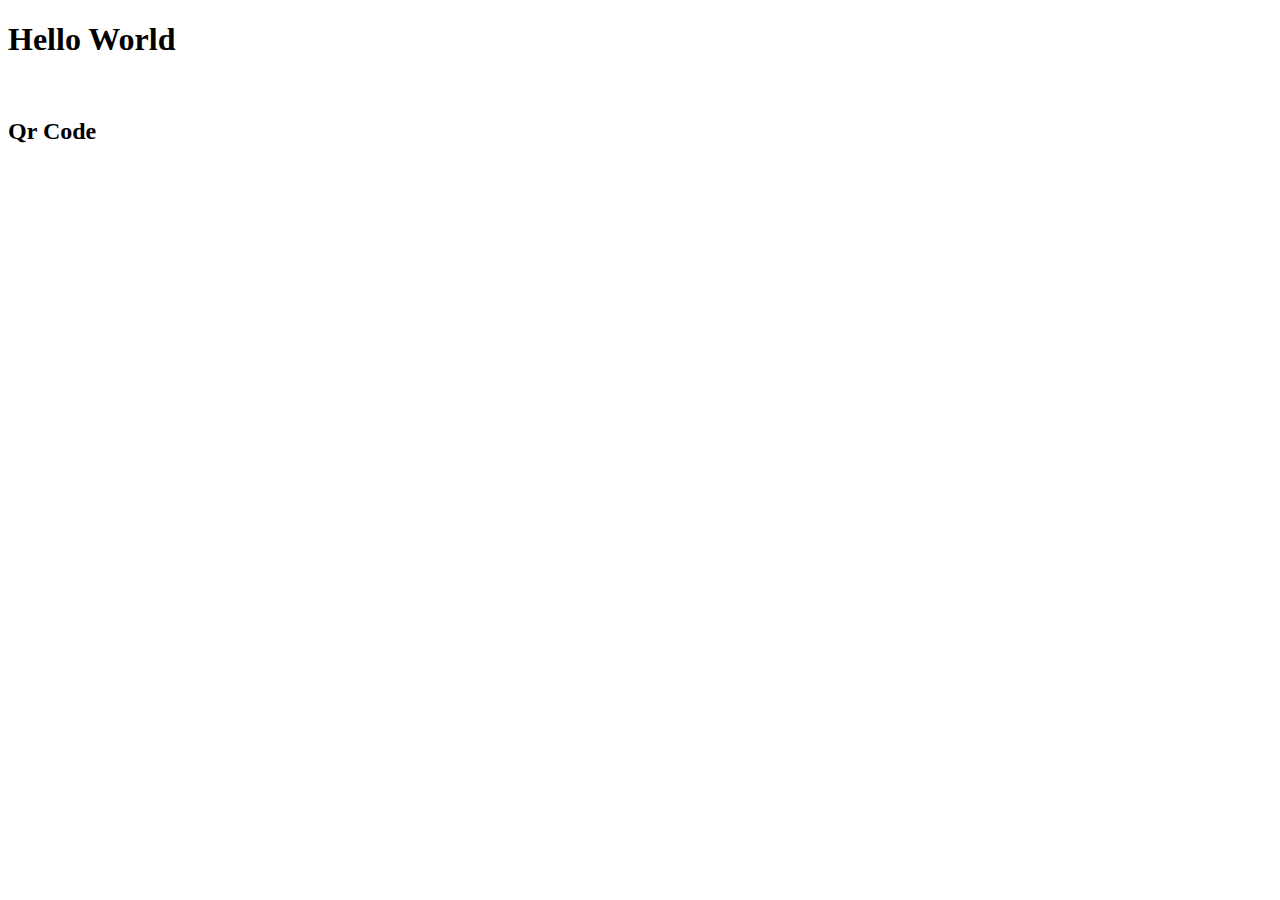
<file: Frontend-webdev/index.html>
<!DOCTYPE html>
<html lang="en">
<head>
    <meta charset="UTF-8">
    <meta name="viewport" content="width=device-width, initial-scale=1.0">
    <title>QR CODE</title>
</head>
<body>
    <h1>Hello World</h1>
    <br>
    <h2>Qr Code</h2>
</body>
</html>
</file>
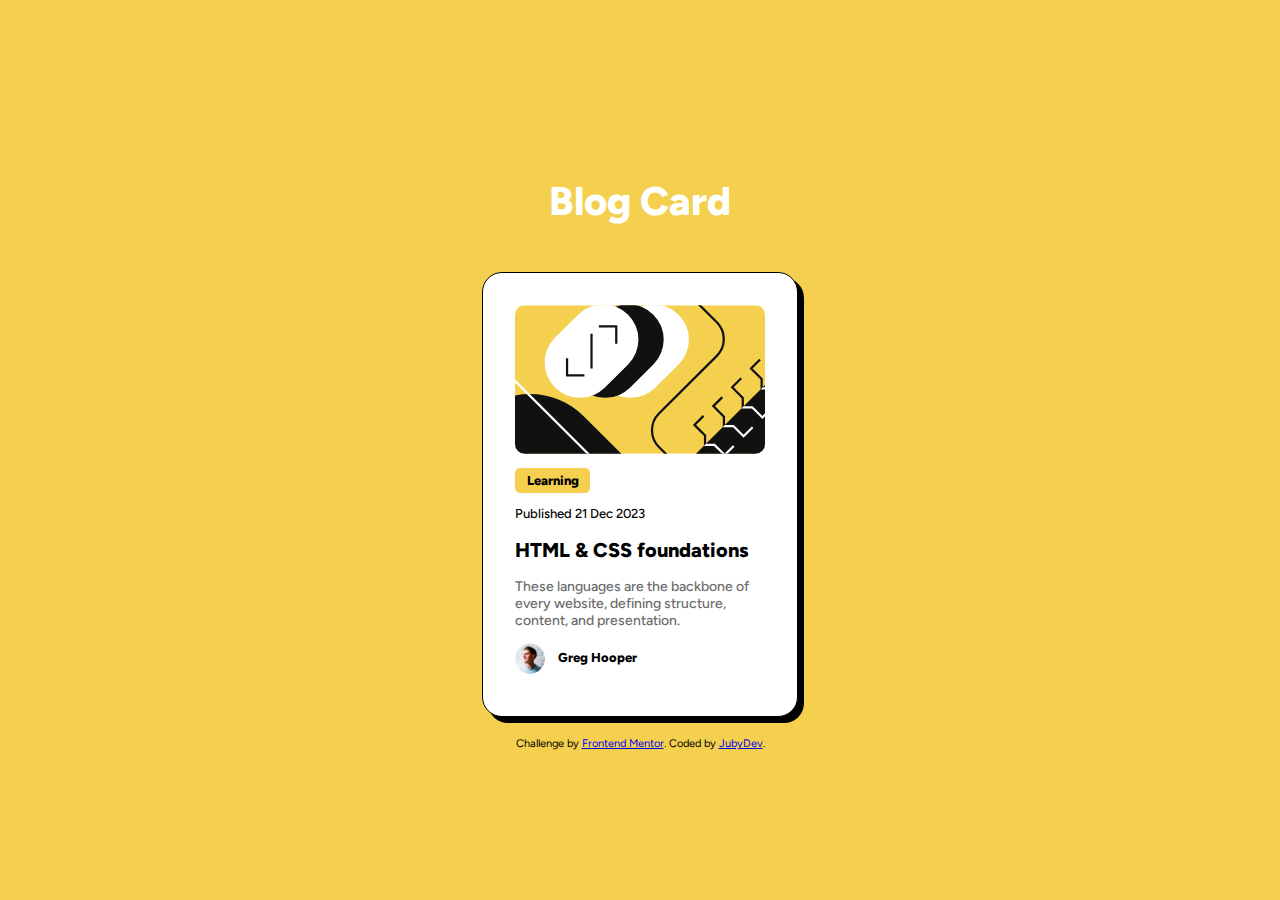
<file: Frontend-webdev/blog-preview-card-main/index.html>
<!DOCTYPE html>
<html lang="en">
<head>
  <meta charset="UTF-8">
  <meta name="viewport" content="width=device-width, initial-scale=1.0"> <!-- displays site properly based on user's device -->

  <link rel="icon" type="image/png" sizes="32x32" href="./assets/images/favicon-32x32.png">
  <link rel="stylesheet" href="./style.css">
  <title>Frontend Mentor | Blog preview card</title>
  <link rel="preconnect" href="https://fonts.googleapis.com">
<link rel="preconnect" href="https://fonts.gstatic.com" crossorigin>
<link href="https://fonts.googleapis.com/css2?family=Figtree:ital,wght@0,300..900;1,300..900&display=swap" rel="stylesheet">
</head>
  <body>
    <div class="page-wrapper"> 
      <header>
        <h1>
          Blog Card
        </h1>
      </header>
      <main>
        <div class="card">
          <img src="./assets/images/illustration-article.svg" alt="illustration-image">
          <div class="p1">
            <p>Learning </p>
          </div>
          
          <p class="p2">Published 21 Dec 2023</p>

          <h2>HTML & CSS foundations</h2>

          <div class="p3">
            <p>These languages are the backbone of every website, defining structure, content, and presentation.</p>
          </div>
          <div class="p4">
            <img src="./assets/images/image-avatar.webp" alt="Portrait of Greg Hooper">
            <p>Greg Hooper</p>
          </div>
          
        </div>
      </main>
      <footer>
        <div class="attribution">
        Challenge by <a href="https://www.frontendmentor.io?ref=challenge" target="_blank">Frontend Mentor</a>. 
        Coded by <a href="#">JubyDev</a>.
        </div>
      </footer>
    </div>
  </body>
</html>
</file>
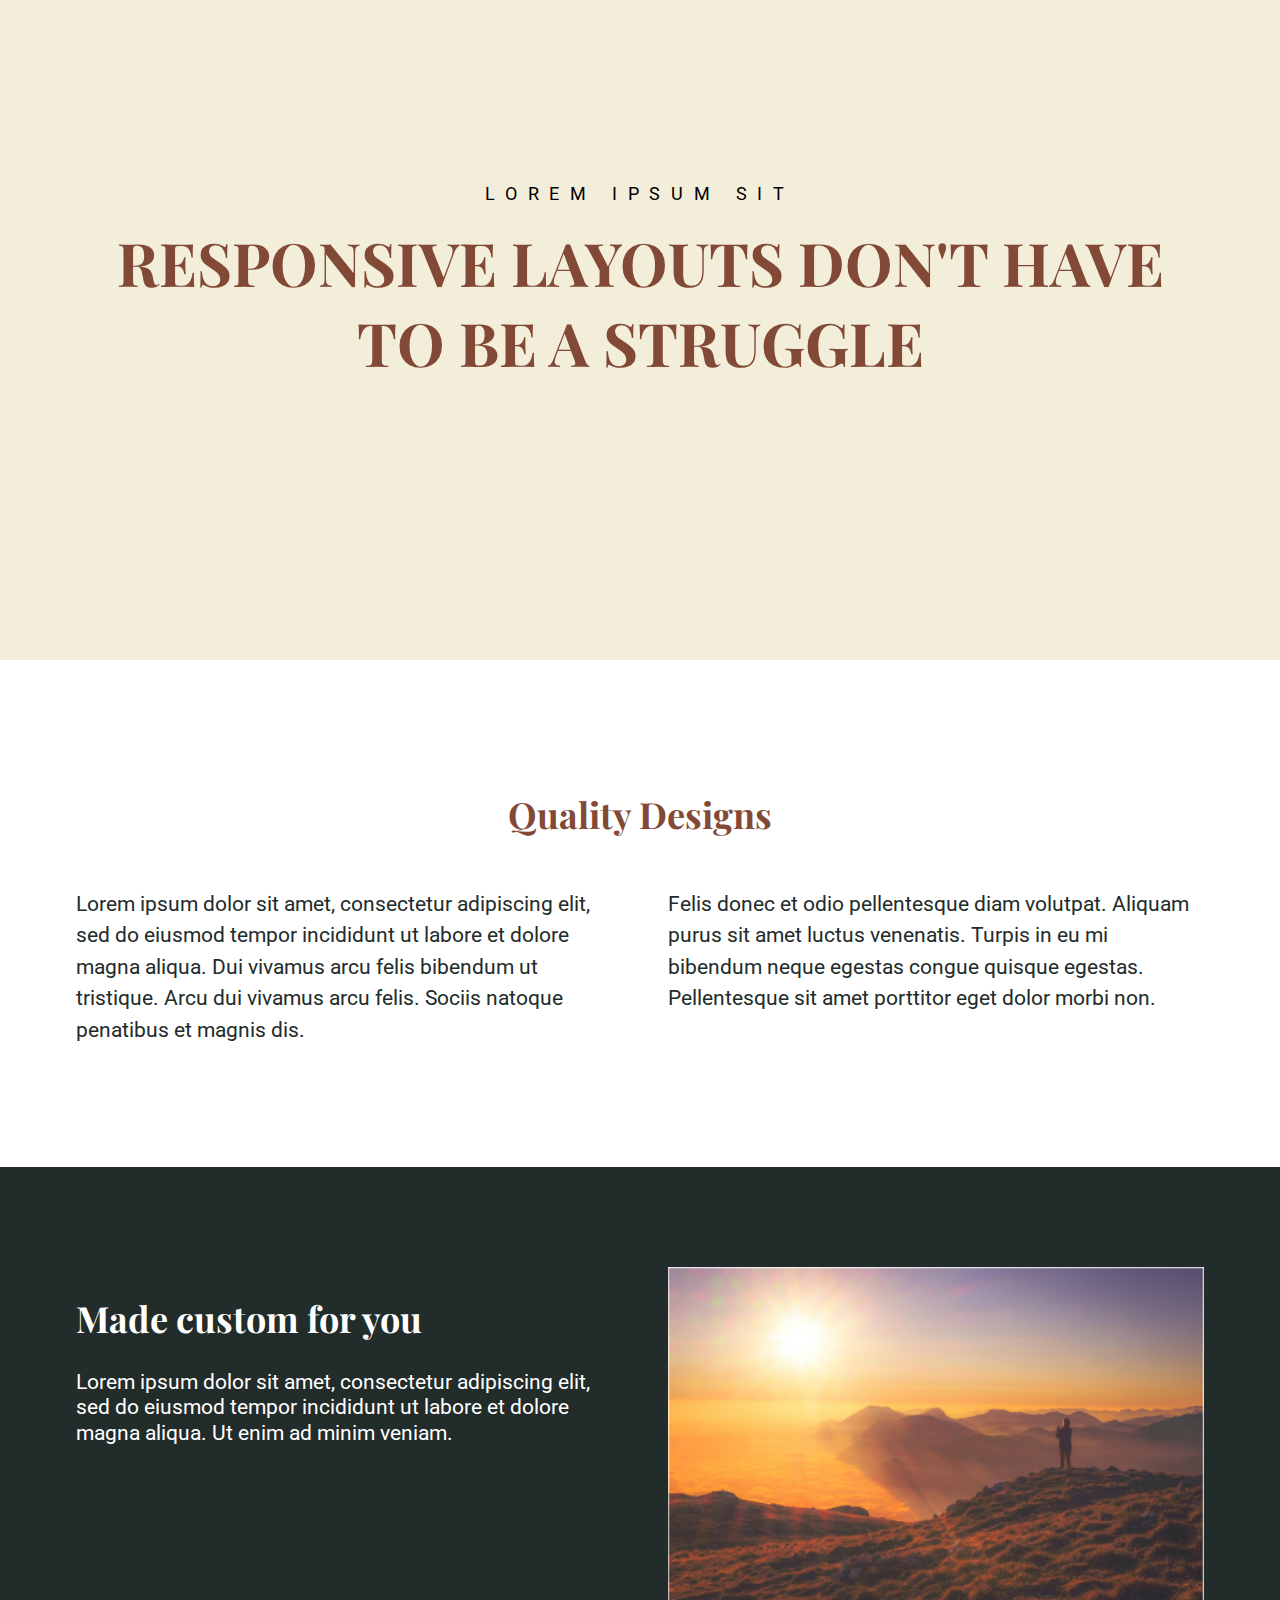
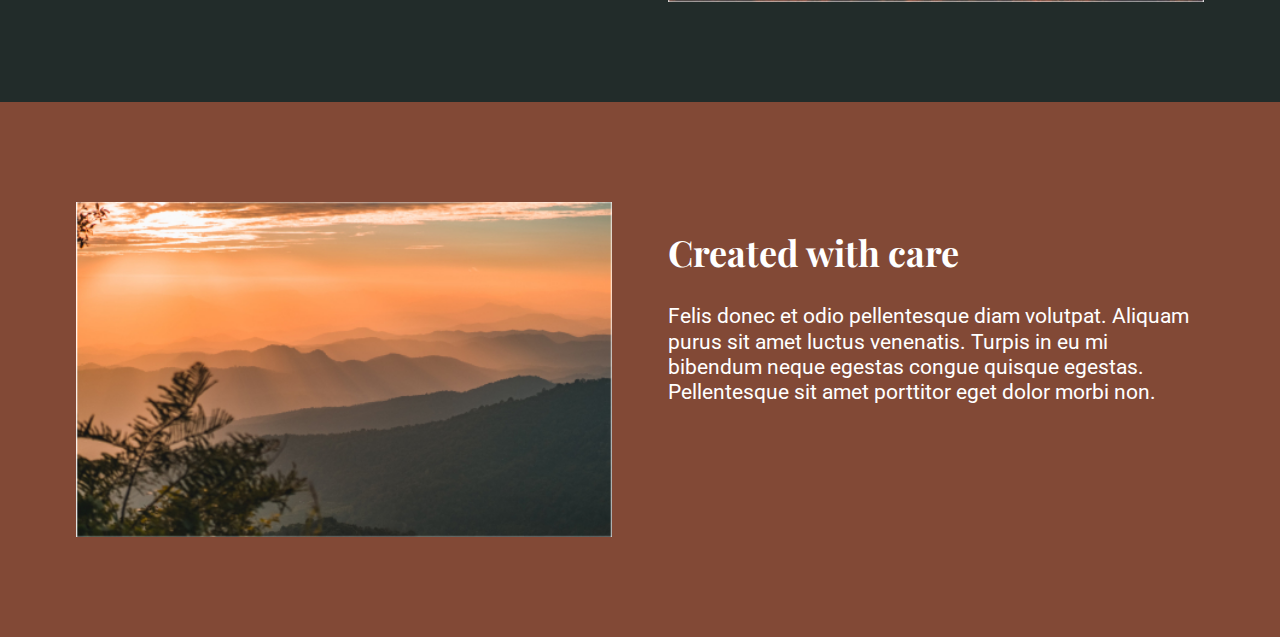
<file: Frontend-webdev/flexbox-challenge-4/index.html>
<!DOCTYPE html>
<html lang="en">
<head>
    <meta charset="UTF-8">
    <meta name="viewport" content="width=device-width, initial-scale=1.0">
    <link rel="preconnect" href="https://fonts.googleapis.com">
    <link rel="preconnect" href="https://fonts.gstatic.com" crossorigin>
    <link href="https://fonts.googleapis.com/css2?family=Playfair+Display:ital,wght@0,900;1,900&display=swap" rel="stylesheet">
    <link href="https://fonts.googleapis.com/css2?family=Roboto:ital,wdth,wght@0,75..100,100..900;1,75..100,100..900&display=swap" rel="stylesheet">
    <link rel="stylesheet" href="style.css">
    <title>Challenge</title>
</head>
<body>
    <header>
        <div class="container">
            <div class="header__text">
                <p>
                    lorem ipsum sit
                </p>
                <h1>
                    responsive layouts don't have to be a struggle
                </h1>
            </div>
        </div>
    </header>
    <main>
        <section class="section__one container space">    
                <h2>Quality Designs</h2>
                <div class="section__one--text display">
                    <p class="text__one">
                        Lorem ipsum dolor sit amet, consectetur adipiscing elit,
                        sed do eiusmod tempor incididunt ut labore et dolore
                        magna aliqua. Dui vivamus arcu felis bibendum ut
                        tristique. Arcu dui vivamus arcu felis. Sociis natoque
                        penatibus et magnis dis.
                    </p>
                    <p class="text__two">
                        Felis donec et odio pellentesque diam volutpat. Aliquam
                        purus sit amet luctus venenatis. Turpis in eu mi
                        bibendum neque egestas congue quisque egestas.
                        Pellentesque sit amet porttitor eget dolor morbi non.
                    </p>
                </div>
        </section>
        <section class="section__two">
            <div class="section__two--items display container space">
                <div class="text__container">
                    <h2>
                        Made custom for you
                    </h2>
                    <p>
                        Lorem ipsum dolor sit amet, consectetur adipiscing elit,
                        sed do eiusmod tempor incididunt ut labore et dolore
                        magna aliqua. Ut enim ad minim veniam.
                    </p>
                </div>
                <img src="./image-01.jpg" alt=""/>
            </div>
        </section>
        <section class="section__three">
            <div class="section__three--items display container space">
                <img src="./image-02.jpg" alt=""/>
                <div class="text__container">
                    <h2>
                        Created with care
                    </h2>
                    <p>
                        Felis donec et odio pellentesque diam volutpat. Aliquam
                        purus sit amet luctus venenatis. Turpis in eu mi
                        bibendum neque egestas congue quisque egestas.
                        Pellentesque sit amet porttitor eget dolor morbi non.
                    </p>
                </div>
            </div>
        </section>
    </main>
</body>
</html>
</file>
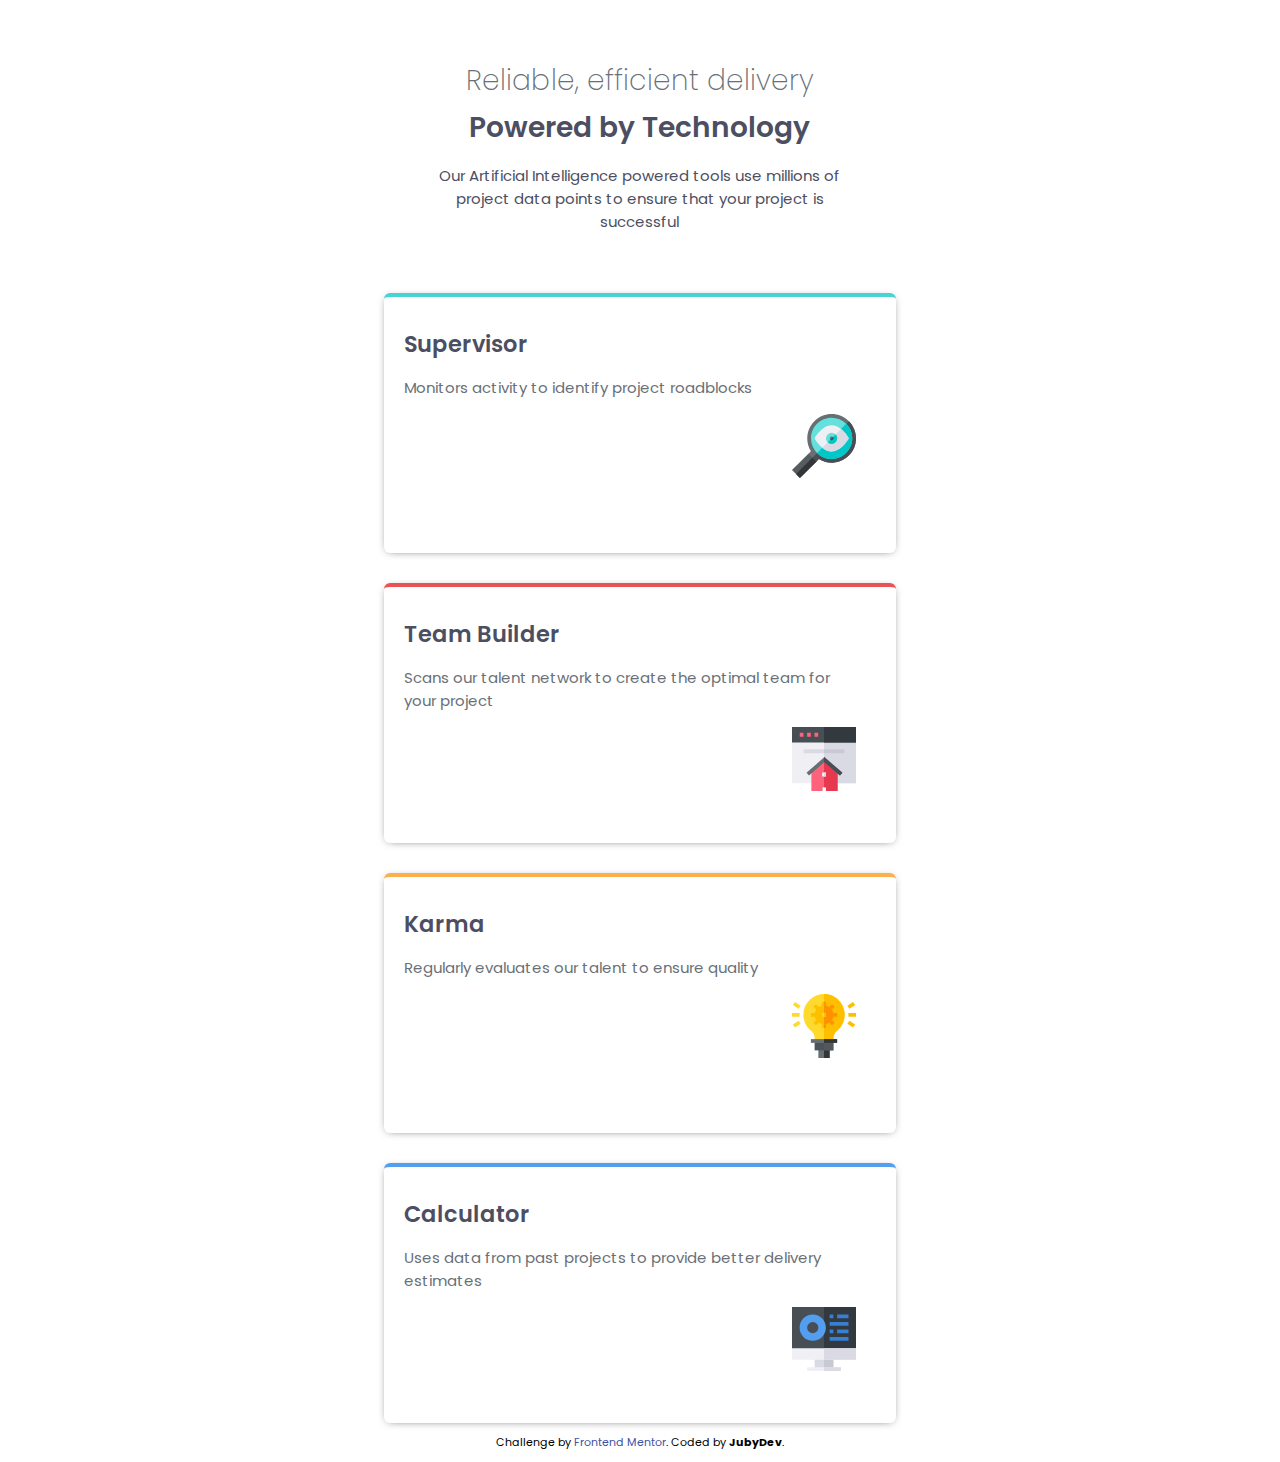
<file: Frontend-webdev/four-card-feature-section-master/index.html>
<!DOCTYPE html>
<html lang="en">
<head>
  <meta charset="UTF-8">
  <meta name="viewport" content="width=device-width, initial-scale=1.0"> <!-- displays site properly based on user's device -->

  <link rel="icon" type="image/png" sizes="32x32" href="./images/favicon-32x32.png">
  <link rel="preconnect" href="https://fonts.googleapis.com">
  <link rel="preconnect" href="https://fonts.gstatic.com" crossorigin>
  <link href="https://fonts.googleapis.com/css2?family=Poppins:wght@200;400;600&display=swap" rel="stylesheet">
  <link rel="stylesheet" href="./style.css">
  
  <title>Frontend Mentor | Four card feature section</title>
</head>
<body>
    <header>
      <div class="details">
        <p class="p-one"> Reliable, efficient delivery</p>
        <p class="p-two">Powered by Technology</p>
        <p class="p-three">Our Artificial Intelligence powered tools use millions of project data points to ensure that your project is successful</p>
      </div>
    </header>
    <main>

      <section class="left-card">
        <div class="section-one card-container">
          <div class="text-container">
            <h2>Supervisor</h2>
            <p>Monitors activity to identify project roadblocks</p>
          </div> 
          <img src="./images/icon-supervisor.svg" alt="image icon">
        </div>
      </section>

      <section class="center-card">
        <div class="section-two card-container">
          <div class="text-container">
            <h2>Team Builder</h2>
            <p>Scans our talent network to create the optimal team for your project</p>
          </div> 
          <img src="./images/icon-team-builder.svg" alt="image icon">
        </div>

        <div class="section-three card-container">        
          <div class="text-container">
            <h2>Karma</h2>
            <p>Regularly evaluates our talent to ensure quality</p>
          </div> 
          <img src="./images/icon-karma.svg" alt="image icon">
        </div>
      </section>

      <section class="right-card">
        <div class="section-four card-container">        
          <div class="text-container">
            <h2>Calculator</h2>
            <p>Uses data from past projects to provide better delivery estimates</p>
          </div> 
          <img src="./images/icon-calculator.svg" alt="image icon">
        </div>
      </section>

    </main>

  <footer>
    <p class="attribution">
      Challenge by <a href="https://www.frontendmentor.io?ref=challenge" target="_blank">Frontend Mentor</a>. 
      Coded by <b>JubyDev</b>.
    </p>
  </footer>
</body>
</html>
</file>
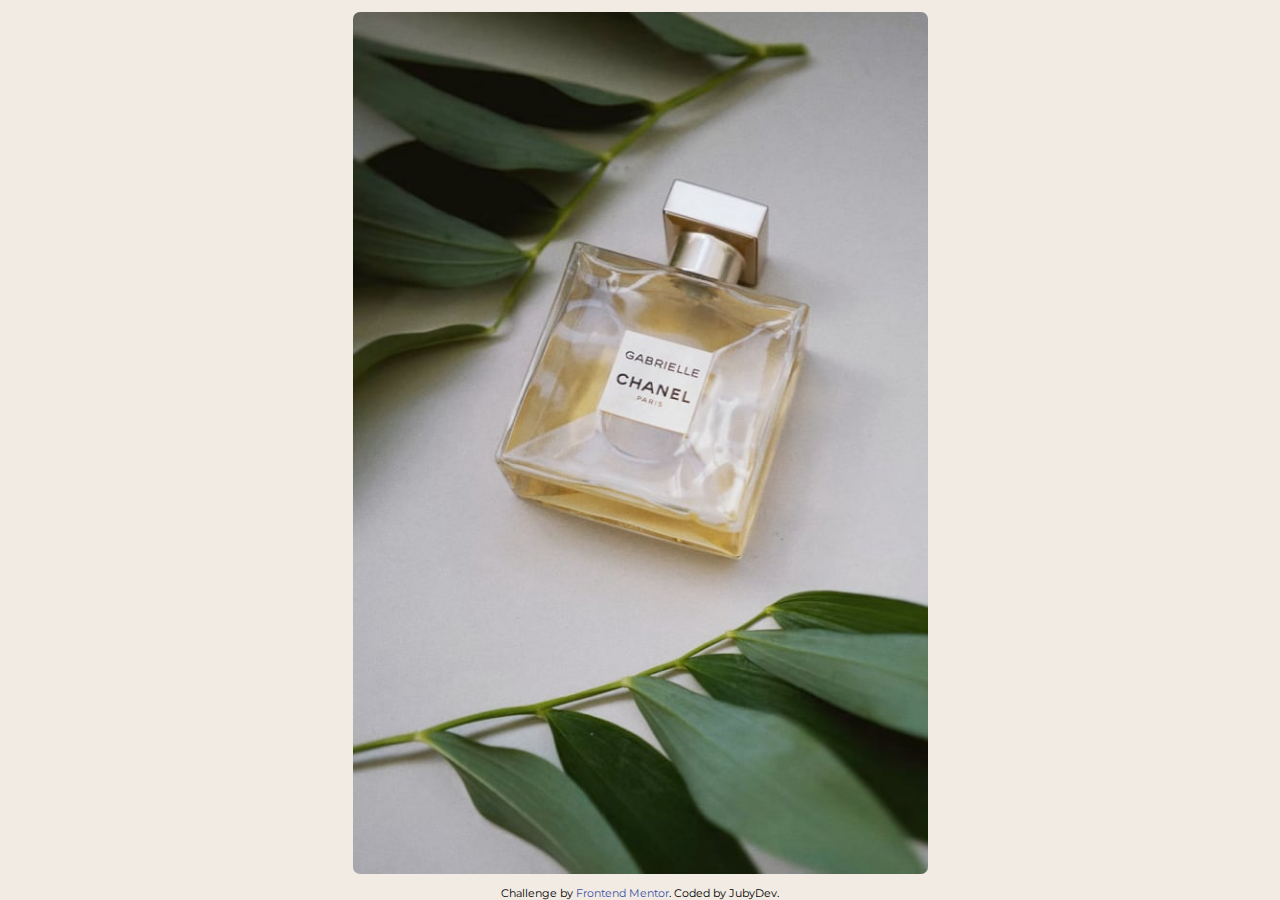
<file: Frontend-webdev/product-preview-card-component-main/index.html>
<!DOCTYPE html>
<html lang="en">
  <head>
    <meta charset="UTF-8">
    <meta name="viewport" content="width=device-width, initial-scale=1.0"> <!-- displays site properly based on user's device -->

    <link rel="preconnect" href="https://fonts.googleapis.com">
    <link rel="preconnect" href="https://fonts.gstatic.com" crossorigin>
    <link href="https://fonts.googleapis.com/css2?family=Montserrat:ital,wght@0,100..900;1,100..900&display=swap" rel="stylesheet">
    <link href="https://fonts.googleapis.com/css2?family=Fraunces:ital,opsz,wght@0,9..144,100..900;1,9..144,100..900&display=swap" rel="stylesheet">
    <link rel="icon" type="image/png" sizes="32x32" href="./images/favicon-32x32.png">
    <link rel="stylesheet" href="./style.css">

    <title>Frontend Mentor | Product preview card component</title>

  </head>
  <body>
    <header>

    </header>

    <main>
      <div class="product-card">
          <img src="./images/image-product-desktop.jpg" alt="Gabrielle Essence Eau De Parfum">
        <div class="product-details">
          <p class="category">Perfume</p>

          <h1>Gabrielle Essence Eau De Parfum</h1>

          <p class="description">
            A floral, solar and voluptuous interpretation composed by Olivier Polge,
            Perfumer-Creator for the House of CHANEL.
          </p>

          <div class="prices">
            <span class="price-current">$149.99</span>
            <span class="price-old">$169.99</span>
          </div>

          <button class="add-to-cart"> <img src="./images/icon-cart.svg" alt="cart icon"> Add to Cart</button>
        </div>
      </div>
    </main>

    <footer>
      <div class="attribution">
        Challenge by <a href="https://www.frontendmentor.io?ref=challenge" target="_blank">Frontend Mentor</a>. 
        Coded by JubyDev.
      </div>
    </footer>
  </body>
</html>
</file>
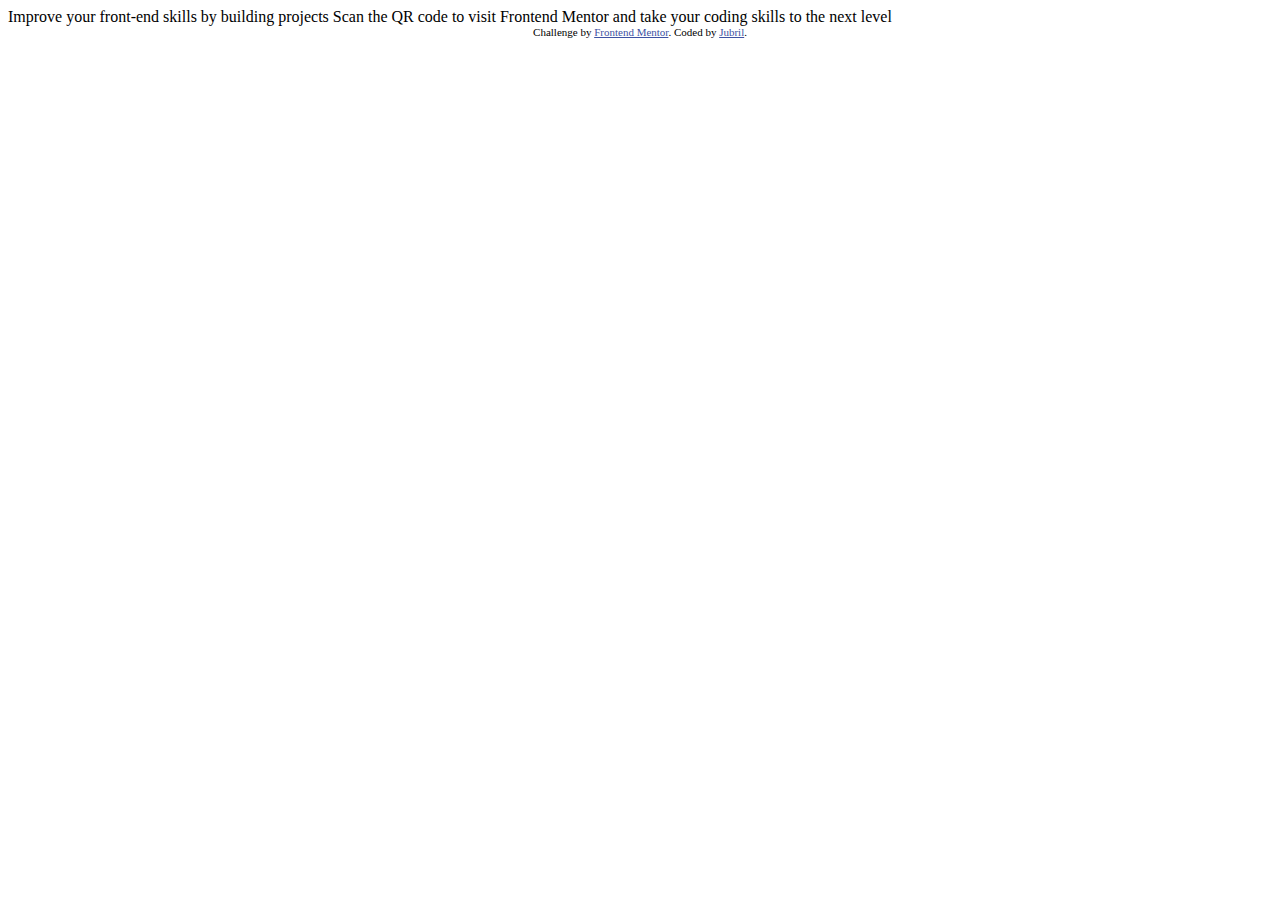
<file: Frontend-webdev/qr-code-component-main/index.html>
<!DOCTYPE html>
<html lang="en">
<head>
  <meta charset="UTF-8">
  <meta name="viewport" content="width=device-width, initial-scale=1.0"> <!-- displays site properly based on user's device -->

  <link rel="icon" type="image/png" sizes="32x32" href="./images/favicon-32x32.png">
  
  <title>Frontend Mentor | QR code component</title>

  <!-- Feel free to remove these styles or customise in your own stylesheet 👍 -->
  <style>
    .attribution { font-size: 11px; text-align: center; }
    .attribution a { color: hsl(228, 45%, 44%); }
  </style>
</head>
<body>

  Improve your front-end skills by building projects

  Scan the QR code to visit Frontend Mentor and take your coding skills to the next level
  
  <div class="attribution">
    Challenge by <a href="https://www.frontendmentor.io?ref=challenge" target="_blank">Frontend Mentor</a>. 
    Coded by <a href="#">Jubril</a>.
  </div>
</body>
</html>
</file>
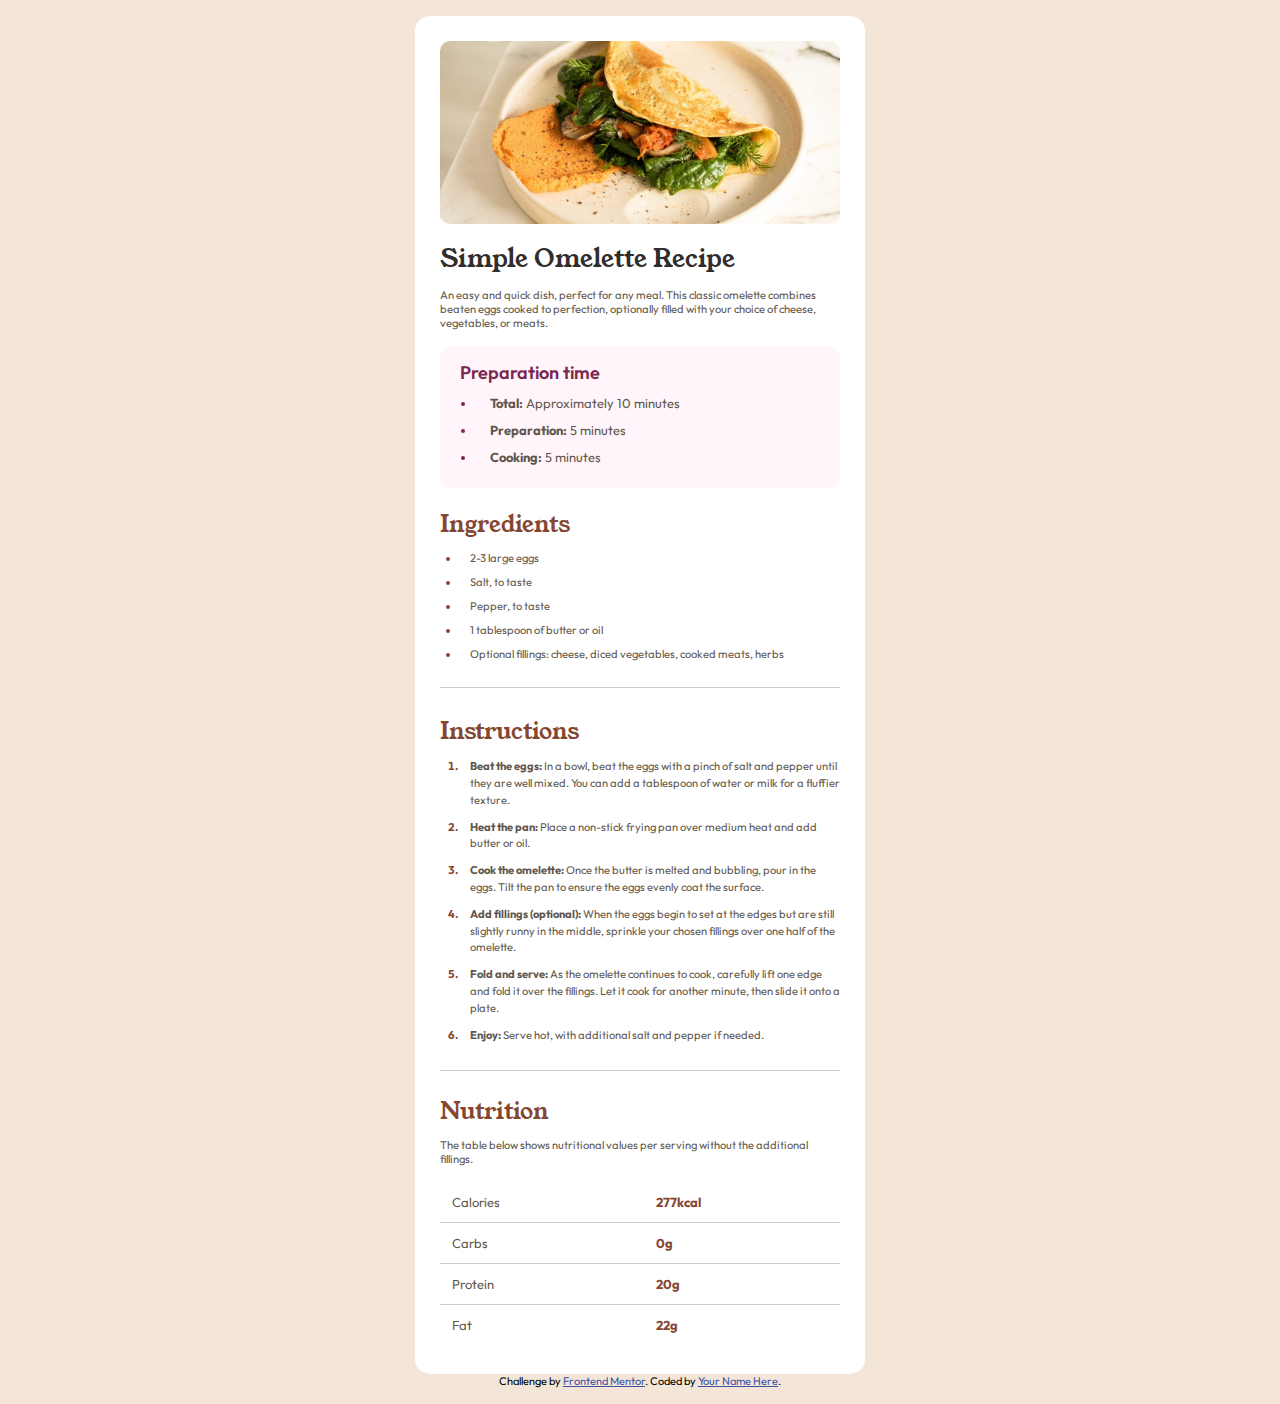
<file: Frontend-webdev/recipe-page-main/index.html>
<!DOCTYPE html>
<html lang="en">
<head>
  <meta charset="UTF-8">
  <meta name="viewport" content="width=device-width, initial-scale=1.0"> <!-- displays site properly based on user's device -->

  <link rel="icon" type="image/png" sizes="32x32" href="./assets/images/favicon-32x32.png">
  <link rel="stylesheet" href="style.css">
  <link rel="preconnect" href="https://fonts.googleapis.com">
  <link rel="preconnect" href="https://fonts.gstatic.com" crossorigin>
  <link href="https://fonts.googleapis.com/css2?family=Inter:ital,opsz,wght@0,14..32,100..900;1,14..32,100..900&family=Young+Serif&display=swap" rel="stylesheet">
  <link href="https://fonts.googleapis.com/css2?family=Inter:ital,opsz,wght@0,14..32,100..900;1,14..32,100..900&family=Outfit:wght@100..900&family=Young+Serif&display=swap" rel="stylesheet">


  <title>Frontend Mentor | Recipe page</title>

</head>
<body>
  <main>
    <div class="card">

      <img src="./assets/images/image-omelette.jpeg" alt="Image of a Omelette">

      <h1>Simple Omelette Recipe</h1>

     
      <div class="about">
        An easy and quick dish, perfect for any meal. This classic omelette combines beaten eggs cooked 
        to perfection, optionally filled with your choice of cheese, vegetables, or meats.
      </div>

      <div class="preparation">
        <h4>Preparation time</h4>
        <ul>
          <li><b>Total:</b> Approximately 10 minutes</li>
          <li><b>Preparation:</b> 5 minutes</li>
          <li><b>Cooking:</b> 5 minutes</li>
        </ul>
      </div>

      <div class="ingredients">
        <h2>Ingredients</h2>
        <ul>
          <li>2-3 large eggs</li>
          <li>Salt, to taste</li>
          <li>Pepper, to taste</li>
          <li>1 tablespoon of butter or oil</li>
          <li>Optional fillings: cheese, diced vegetables, cooked meats, herbs</li>
        </ul>
      </div>

      <hr>

      <div class="instructions">
        <h2>Instructions</h2>
        <ol>
          <li>
            <b>Beat the eggs:</b> In a bowl, beat the eggs with a pinch of salt and pepper until they are well mixed. You can add a tablespoon of water or milk for a fluffier texture.
          </li>

          <li>
            <b>Heat the pan:</b> Place a non-stick frying pan over medium heat and add butter or oil.
          </li>

          <li>
            <b>Cook the omelette:</b> Once the butter is melted and bubbling, pour in the eggs. Tilt the pan to ensure the eggs evenly coat the surface.
          </li>

          <li>
           <b>Add fillings (optional):</b> When the eggs begin to set at the edges but are still slightly runny in the 
            middle, sprinkle your chosen fillings over one half of the omelette.
          </li>

          <li>
            <b>Fold and serve:</b> As the omelette continues to cook, carefully lift one edge and fold it over the 
            fillings. Let it cook for another minute, then slide it onto a plate.
          </li>

          <li>
            <b>Enjoy:</b> Serve hot, with additional salt and pepper if needed.
          </li>
        </ol>
      </div>

      <hr>
      
      <div class="nutrition">
        <h2>Nutrition</h2>
        
        <p> 
          The table below shows nutritional values per serving without the additional fillings.
        </p>
        <table>
          <thead>
            <tr>
              <td>Calories</td>
              <td><b>277kcal</b></td>
            </tr>
          </thead>
          <tbody>  
            <tr>
              <td>Carbs</td>
              <td><b>0g</b></td>
            </tr>
            <tr>
              <td>Protein</td>
              <td><b>20g</b></td>
            </tr>
          </tbody>
          <tfoot>
            <tr>
              <td>Fat</td>
              <td><b>22g</b></td>
            </tr>
          </tfoot>
        </table>
      </div>

    </div>
  </main>

  <footer>
    <div class="attribution">
      Challenge by <a href="https://www.frontendmentor.io?ref=challenge" target="_blank">Frontend Mentor</a>. 
      Coded by <a href="#">Your Name Here</a>.
    </div>
  </footer>
</body>
</html>
</file>
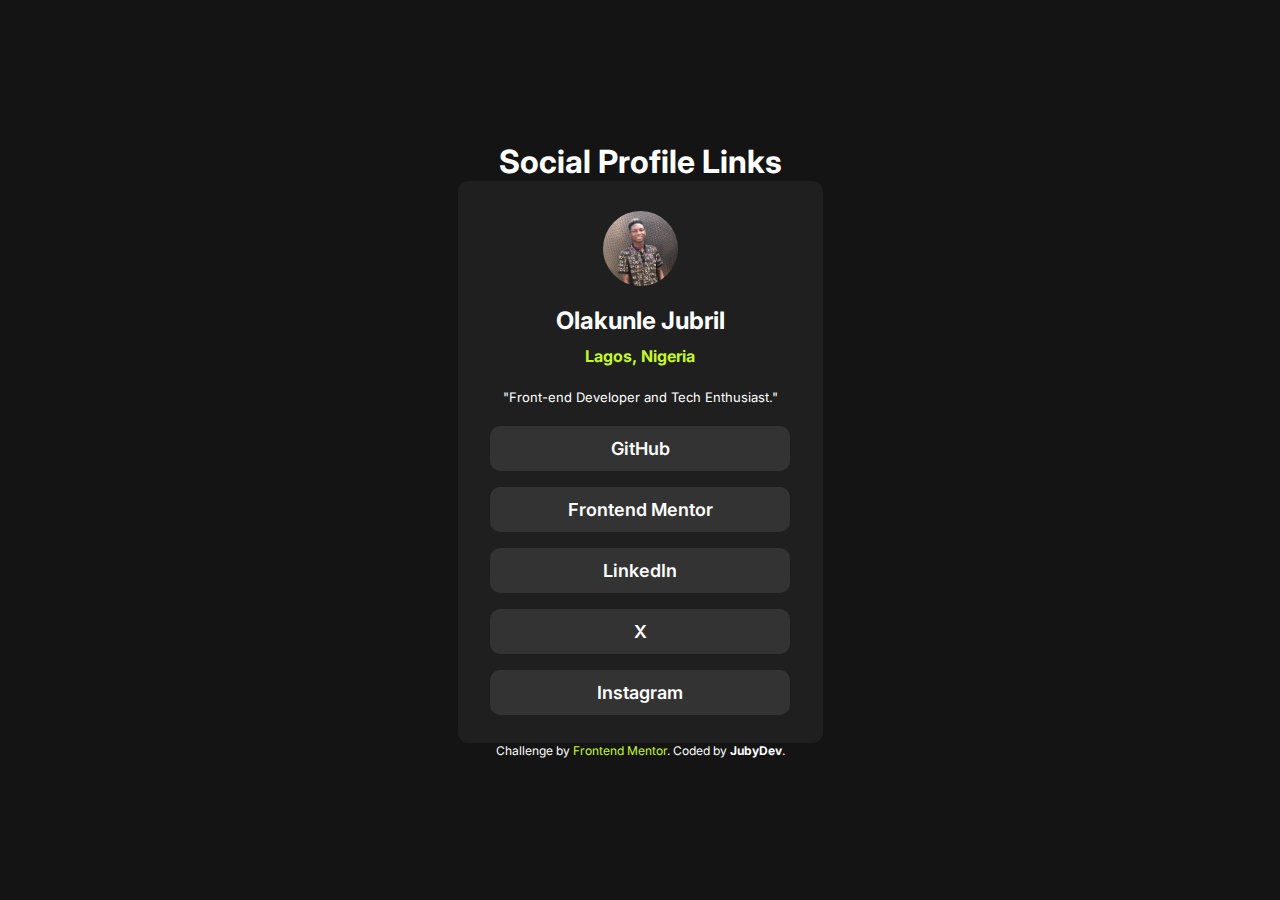
<file: Frontend-webdev/social-links-profile-main/index.html>
<!DOCTYPE html>
<html lang="en">
  <head>
    <meta charset="UTF-8">
    <meta name="viewport" content="width=device-width, initial-scale=1.0">

    <link rel="icon" type="image/png" sizes="32x32" href="./assets/images/favicon-32x32.png">
    <link rel="stylesheet" href="./style.css">
    <link rel="preconnect" href="https://fonts.googleapis.com">
    <link rel="preconnect" href="https://fonts.gstatic.com" crossorigin>
    <link href="https://fonts.googleapis.com/css2?family=Inter:ital,opsz,wght@0,14..32,100..900;1,14..32,100..900&display=swap" rel="stylesheet">

    <title>Frontend Mentor | Social Profile Links</title>

  </head>
  <body>
    <header> 
      <h1>Social Profile Links</h1>
    </header>
    <main>
      <div class="card">      
        <img src="./assets/images/f3ijy.jpg" alt="Olakunle Jubril Profile Picture">
        <h2>Olakunle Jubril</h2>
        <p class="location">Lagos, Nigeria</p>
        <p class="about">"Front-end Developer and Tech Enthusiast."</p>
        
        
        <a href="https://github.com/Mrsaucejunior" target="_blank" rel="noopener noreferrer" class="link">
          GitHub
        </a>
        <a href="https://www.frontendmentor.io/profile/Mrsaucejunior" target="_blank" rel="noopener noreferrer" class="link">
          Frontend Mentor
        </a>
        <a href="https://www.linkedin.com/in/olakunle-jubril-a36713349" target="_blank" rel="noopener noreferrer" class="link">
          LinkedIn
        </a>
        <a href="https://x.com/J_UB_Y?t=2n8bzNrndHnssv5qvSVqew&s=09" target="_blank" rel="noopener noreferrer" class="link">
          X
        </a>
        <a href="https://www.instagram.com/olakunlejuby?igsh=Z29qamlnb2FiZDg5" target="_blank" rel="noopener noreferrer" class="link">
          Instagram
        </a>
      </div>
    </main>

    <footer>
      <div class="attribution">
        Challenge by <a href="https://www.frontendmentor.io?ref=challenge" target="_blank">Frontend Mentor</a>.
        Coded by <b>JubyDev</b>.
      </div>
    </footer>
  </body>
</html>
</file>
<file: Frontend-webdev/blog-preview-card-main/style.css>
html, body{
    height: 100%;
}

/* Center the entire page */
.page-wrapper {
  display: flex;
  flex-direction: column;
  justify-content: center;
  align-items: center;
  min-height: 100vh;
  box-sizing: border-box;
}

body {
    font-family: 'Figtree', sans-serif;
    background-color: hsl(47, 88%, 63%);
    margin: 0;
    padding: 0; 
    color: #000;
}

header h1 {
    color: white;
    text-align: center;
    font-weight: 800;
    /* font-size: 1rem; */
}

main h2 {
    font-size: clamp(1.125rem, 2.5vw, 1.25rem);   
    font-weight: 800;
}

.card {
    width: 15.625rem;        
    height: auto;
    background-color: white;
    border-radius: 1.25rem;  
    box-shadow: 6px 6px 0px 0px rgba(0,0,0,1); 
    overflow: hidden;
    margin: 1.25rem auto;    
    border: 0.0625rem solid black; 
    padding: 1.25rem;   
}

.card img {
    width: 100%;
    height: 25%;
    border-radius: 0.625rem;   
    margin-bottom: 0.625rem;   
}

.p1 {
    background-color: hsl(47, 88%, 63%);
    width: 4.6875rem;       
    height: 1.5625rem;     
    border-radius: 0.3125rem; 
    align-items: center;
    justify-content: center;
    display: flex;
    font-weight: 800;
    font-size: 0.8125rem;   
}

.p2 {
    font-weight: 500;
    font-size: 0.8125rem;  
}



.p3 {
    font-weight: 500;
    font-size: 0.75rem;    
    color: hsl(0, 0%, 42%);
}

.p4 {
    display: flex;
    align-items: center;
    gap: 0.8125rem;         
    margin: 0;
    width: 50%;
}

.p4 img {
    width: 1.875rem;        
    height: auto;
    border-radius: 50%;
}

.p4 p {
    font-weight: 800;
    font-size: 0.8125rem;   
    margin-top: 0;
}

.attribution {
    font-size: 0.6875rem;   
    text-align: center;
}



/* Responsive media query */
@media (min-width: 49.125rem) {
    .card {
        max-width: 25rem;
        padding: 2rem;
    }

    header h1 {
        font-size: 2.5rem;
    }

    .p3 {
        font-size: 0.875rem;
    }
}
</file>
<file: Frontend-webdev/flexbox-challenge-4/style.css>
*,
*::before,
*::after {
  box-sizing: border-box;
}

body {
  margin: 0;
  font-family: 'Roboto', 'Playfair Display' sans-serif;
  font-size: 1rem;
  
}

h1 {
    color: #824936;
    font-size: 60px;
    margin-top: 0;
    font-family: 'Playfair Display', serif;
}

h2 {
    font-family: 'Playfair Display', serif;
    font-size: 36px;
}

p {
    font-family: 'Roboto';
}

.container {
    max-width: 1128px;
    margin: 0 auto;
    
}

.space {
    padding: 100px 0;
}

.display {
    display: flex;
    gap: 5%;
}

header {   
    padding: 165px 0;
    background-color: #F3EED9;
    min-height: 660px;
}

header p {
    font-size: 18px;
    letter-spacing: 0.675rem;
}

.header__text {
    font-family: 'Roboto', sans-serif;
    font-weight: 400;
    text-transform: uppercase;
    text-align: center;
}

img {
    width: 50%;
}

.section__one {
    text-align: center;
}

.section__one h2 {
    color: #824936;
}

.section__one--text {
    color: #222C2A;
    font-size: 21px;
    text-align: left;
    line-height: 1.5;
    font-family: 'Roboto', sans-serif;
}

.text__one, .text__two {
    width: 50%;
}

.section__two {
    background-color: #222C2A;
    color: white;
    font-size: 21px;
    line-height: 1.2;
}

.text__container {
    width: 50%;
    font-family: 'Roboto', sans-serif;
    font-weight: 400;
}

.section__three {
    background-color: #824936;
    color: white;
    font-size: 21px;
    line-height: 1.2;
}
</file>
<file: Frontend-webdev/four-card-feature-section-master/style.css>
*,
*::before,
*::after {
  box-sizing: border-box;
}

html {
  font-size: 15px;
}

body {
  font-family: 'Poppins', sans-serif;
  margin: 0;
}

h2 {
  font-weight: 600;
  color: hsl(234, 12%, 34%);
  margin: 0;
}

header, main {
  margin: 0 auto;
  max-width: 34.1333rem; /* 512px */
}

header {
  padding: 4rem 0; /* 60px 0 */
}

header .details, main {
  width: 90%;
}

img {
  position: absolute;
  right: 0;
  padding-right: 2.6667rem; /* 40px */
}

/* header styles */

header .details {
  margin: 0 auto;
  text-align: center;
}

header .details p {
  margin-top: 0;
}

.p-one {
  font-weight: 200;
  margin-bottom: 0.3333rem; /* 5px */
  font-size: 1.8667rem; /* 28px */
  color: hsl(212, 6%, 44%);
}

.p-two {
  font-weight: 600;
  color: hsl(234, 12%, 34%);
  font-size: 1.8667rem; /* 28px */
  margin-bottom: 1rem; /* 15px */
}

.p-three {  
  font-weight: 400;
  padding: 0 1.3333rem; /* 20px */
  margin-bottom: 0;
  color: hsl(234, 12%, 34%);
}

/* main page styles */

.card-container {
  height: 17.3333rem; /* 260px */
  margin-bottom: 2rem; /* 30px */
  padding: 2rem 1.3333rem; /* 30px 20px */
  position: relative;
  border-radius: 0.4rem; /* 6px */
  cursor: default;
  box-shadow: 0px 0.1333rem 0.6667rem -0.3333rem rgba(0,0,0,0.75); /* 2px 10px -5px */
  transition: 0.3s ease;
}

.text-container {
  width: 95%;
}

.text-container p {
  font-weight: 400;
  color: hsl(212, 6%, 44%);
}

.section-one {
  border-top: 0.3333rem solid hsl(180, 62%, 55%); /* 5px */
}

.section-two {
  border-top: 0.3333rem solid hsl(0, 78%, 62%); /* 5px */
}

.section-three {
  border-top: 0.3333rem solid hsl(34, 97%, 64%); /* 5px */
}

.section-four {
  border-top: 0.3333rem solid hsl(212, 86%, 64%); /* 5px */
  margin: 0;
}


/* Footer styles */
.attribution { 
  font-weight: 400;
  font-size: 0.7333rem; /* 11px */
  text-align: center;
 }
 
.attribution a {
  text-decoration: none;
  color: hsl(228, 45%, 44%); 
}

.card-container:hover {
  transform: scale(1.02);
}

a:hover {
  text-decoration: underline;
}

/* Desktop Media queries */

@media (min-width: 85.3333rem) { /* 1280px */
  main {
    max-width: 80%;
    display: flex;
    align-items: center;
    justify-content: center;
  }
  .left-card, .center-card, .right-card {
    width: 30%;
  }
  .center-card {
    margin: 0 3%;
  }
}
</file>
<file: Frontend-webdev/product-preview-card-component-main/style.css>
*, *::before, *::after {
    box-sizing: border-box;
}


html {
    font-family: 'Montserrat', 'Fraunces', sans-serif;
    font-size: 16px; /* 1rem = 16px */
}
body {
    margin: 0 auto;
    height: 100vh;
    width: 100%;
    background-color: hsl(30, 38%, 92%);
    display: flex;
    flex-direction: column;
    align-items: center;
    justify-content: flex-start;
}

main {
    margin: auto;
}


.product-card {
    background-color: white;
    border-radius: 0.4375rem; /* 7px */
    max-width: 35.9375rem; /* 575px */
    padding: 0;
    overflow: hidden;
    display: flex;
    cursor: default;
}


.img {
    width: 48%; 
}


.product-card img {  
    width: 100%;  
    height: 100%;
}


.product-details {
    padding: 1.25rem; /* 20px */
    width: 52%;
}


.product-details .category {
    font-family: 'Montserrat', serif;
    font-weight: 500;
    font-size: 0.875rem; /* 14px */
    color: hsl(228, 12%, 48%);
    text-transform: uppercase;
    letter-spacing: 0.25rem; /* 4px */
    margin-top: 0;
}


.product-details h1 {
    font-family: 'Fraunces', serif;
    font-weight: 700;
    font-size: 2.125rem; /* 34px */
    margin: 0;
    line-height: 1;
    color: hsl(212, 21%, 14%);
}


.product-details .description {
    font-family: 'Montserrat', serif;
    font-weight: 500;
    font-size: 1rem; /* 16px */
    color: hsl(228, 12%, 48%);
    margin-top: 0.9375rem; /* 15px */
    line-height: 1.5;
}


.product-details .prices {
    font-family: 'Fraunces', serif;
    margin-top: 0.9375rem; /* 15px */
    display: flex;                 /* puts both prices side by side */
    justify-content: left;       /* centers them horizontally */
    align-items: center;    
}


.product-details .prices .price-current {
    font-weight: 700;
    font-size: 1.875rem; /* 30px */
    color: hsl(158, 36%, 37%);
}


.product-details .prices .price-old {
    font-weight: 500;
    font-size: 0.9375rem; /* 15px */
    color: hsl(228, 12%, 48%);
    text-decoration: line-through;
    margin-left: 0.625rem; /* 10px */
}


.product-details button {
    width: 100%;
    display:  flex;
    justify-content: center;
    padding: 1.2rem;
    margin-top: 0.625rem; /* 10px */
    color: white;
    font-family: 'Montserrat', serif;
    font-weight: 700;
    background-color: hsl(158, 36%, 37%);
    border: none;
    border-radius: 0.4375rem; /* 7px */
    transition: background-color 0.3s ease;
}


.product-details button img {
    width: 6%;
    height: 0.9rem;
    margin-right: 0.4rem;
}


.product-card:hover {
    box-shadow: 0px 0px 0.6875rem 0px rgba(170, 170, 170, 0.4); /* 11px */
}

.product-details button:hover {
    background-color: hsl(158, 50%, 30%);
    cursor: pointer;
    transform: scale(1.05);
}

.attribution { 
    font-size: 0.6875rem; /* 11px */
    text-align: center;
}

.attribution a { 
    color: hsl(228, 45%, 44%); 
}

.attribution a:link {
    text-decoration: none;
}

.attribution a:hover {
    text-decoration: underline;
}


@media (max-width: 425px) { /* 425px */
    body { 
        padding: 2rem 1rem;
        height: 100vh;
    }
    .product-card {
        flex-direction: column;
        align-items: center;
        width: 100%;
        max-width: 23.4375rem; /* 375px */
    }
    .img {
        width: 100%;
        height: 40vh;
    }
    .product-card img {
        object-fit: cover;
    }
    .product-details {
        width: 100%;   
    }
}
</file>
<file: Frontend-webdev/recipe-page-main/style.css>
html, body {
    width: 100%;
    margin: 0;
}

body {
    font-family: 'Outfit', 'Young Serif', sans-serif;
    min-height: 100vh;
    background-color: hsl(30, 54%, 90%);
    display: flex;
    flex-direction: column;
    align-items: center;
    justify-content: center;
    padding: 1rem;
}

*, *::before, *::after {
  box-sizing: border-box;
}

hr {
    border: none;
    height: 0.0625rem; /* 1px */
    background-color: #ccc;
    width: 100%;
    margin-top: 0.9375rem; /* 15px */
}

.card {
    width: 28.125rem;          /* 450px */
    background-color: hsl(0, 0%, 100%);
    border-radius: 0.9375rem;  /* 15px */
    display: flex;
    flex-direction: column;
    color: hsl(30, 10%, 34%);
    padding: 1.5625rem;        /* 25px */
}

img {
    width: 100%;
    border-radius: 0.625rem;   /* 10px */
}

h1 {
    font-family: 'Young Serif';
    font-weight: 400;
    font-size: 1.5625rem;       /* 25px */
    margin-bottom: 0.8rem;
    color: hsl(24, 5%, 18%);
}

.about {
    font-size: 0.7rem;        /* 11.2px */
}

.preparation {
    background-color: hsl(330, 100%, 98%);
    padding-left: 1.25rem;     /* 20px */
    border-radius: 0.75rem;    /* 12px */
    margin-top: 1rem;
    font-size: 0.8125rem;      /* 13px */
    padding-bottom: 0.625rem;  /* 10px */
}

.preparation h4 {
    font-family: 'Outfit';
    font-weight: 600;
    font-size: 1.125rem;       /* 18px */
    margin-bottom: 0;
    margin-top: 0.9375rem;     /* 15px */
    color: hsl(332, 51%, 32%);
}

.preparation ul li::marker {
    color: hsl(332, 51%, 32%);
    font-weight: bold;
}

.preparation ul {
    padding-left: 1rem;
    line-height: 1;
}

.preparation ul li {
    text-align: left;
    margin-bottom: 0.875rem;   /* 14px */
    text-indent: 0.875rem;     /* 14px */
}

.ingredients {
    font-size: 0.7rem;      /* 11.2px */
}

ul li::marker, ol li::marker, table td b {
    color: hsl(14, 45%, 36%);
    font-weight: bold;
}

.ingredients h2 {
    font-family: 'Young Serif';
    font-weight: 400;
    font-size: 1.4375rem;      /* 23px */
    color: hsl(14, 45%, 36%);
    margin-bottom: 0;
}

.ingredients ul {
    padding-left: 1.25rem;     /* 20px */
}

.ingredients ul li {
    margin-bottom: 0.625rem;   /* 10px */
    padding-left: 0.625rem;     /* 10px */
}

.instructions h2 {
    font-family: 'Young Serif';
    font-weight: 400;
    font-size: 1.4375rem;      /* 23px */
    color: hsl(14, 45%, 36%);
    margin-bottom: 0;
}

.instructions ol {
    font-family: 'Outfit';
    font-weight: 400;
    padding-left: 1.25rem;     /* 20px */
    font-size: 0.7rem;        /* 11.2px */
    line-height: 1.5;
}

.instructions ol li {
    margin-bottom: 0.625rem;   /* 10px */
    padding-left: 0.625rem;    /* 10px */
}

.nutrition {
    font-size: 0.7rem;      /* 11.2px */
    margin-top: 1rem;
}

.nutrition h2 {
    font-family: 'Young Serif';
    font-weight: 400;
    font-size: 1.4375rem;      /* 23px */
    margin-top: 0;
    margin-bottom: 0;
    color: hsl(14, 45%, 36%);
}

table {
    width: 100%;
    border-collapse: collapse;
    margin: 1rem 0;
    font-family: 'Outfit', sans-serif;
    font-weight: 400;
    font-size: 0.8125rem;      /* 13px */
}

thead td, tbody td {
    padding: 0.75rem;          /* 12px */
    border-bottom: 0.0625rem solid #ccc; /* 1px */
    text-align: left;
}

tfoot td {
    padding: 0.75rem;          /* 12px */
    padding-bottom: 0;
    border: none;
    text-align: left;
}

.attribution { 
    font-size: 0.6875rem;      /* 11px */
    text-align: center;
}

.attribution a { 
    color: hsl(228, 45%, 44%);
}

@media (max-width: 600px) {
  .card {
    width: 95%;
    padding: 1rem;
  }

  img {
    border-radius: 0.5rem;
  }

  .preparation, .ingredients, .instructions, .nutrition {
    padding-left: 0.75rem;
    padding-right: 0.75rem;
  }
}
</file>
<file: Frontend-webdev/social-links-profile-main/style.css>
html, body {
    margin: 0;
    font-family: 'Inter', sans-serif;
    height: 100%;
}

body {
  min-height: 100vh;
  background-color: hsl(0, 0%, 8%);
  display: flex;
  flex-direction: column;
  align-items: center;
  justify-content: center;
  color: white;
  padding: 1rem;
  box-sizing: border-box;
}

h1 {
    margin: 0 auto;
}

.card h2 {
    margin-bottom: -0.3125rem; 
}

.card {
    width: 20.3125rem;           
    background-color: hsl(0, 0%, 12%);
    border-radius: 0.625rem;     
    display: flex;
    flex-direction: column;
    align-items: center;
    color: white;
    overflow: hidden;
    padding: 1.25rem;            
}

.card img {
    width: 4.6875rem;            
    height: 4.6875rem;           
    border-radius: 50%;
    margin-top: 0.625rem;        
}

.location {
    font-size: 0.875rem;        
    color: hsl(75, 94%, 57%);
    font-weight: 700;
    margin-bottom: 0.625rem;     
}

.about {
    font-size: 0.75rem;          
    font-weight: 400;
}

.link {
    width: 85%;
    padding: 0.75rem;            
    display: flex;
    flex-direction: column;
    align-items: center;
    justify-content: center;
    font-weight: 600;
    background-color: hsl(0, 0%, 20%);
    border-radius: 0.625rem;     
    margin: 0.5rem 0;           
    transition: background-color 0.3s ease;
    text-decoration: none;
    color: hsl(0, 0%, 100%);
    font-size: 1rem;            
}

.link:hover,
.link:focus {
    background-color: hsl(75, 94%, 57%);
    color: black;
    cursor: pointer;
    transform: scale(1.05);
}

.attribution {
    font-size: 0.6875rem;       
    text-align: center;
}

.attribution a {
    color: hsl(75, 94%, 57%);
    text-decoration: none;
}

.attribution a:hover {
    text-decoration: underline;
}

/* Responsive layout tweaks for larger screens */
@media (min-width: 768px) {
  .card {
    padding: 1.25rem;
  }

  .link {
    font-size: 1.125rem;
  }

  .location {
    font-size: 1rem;       
  }
  .about {
    font-size: 0.8125rem;
  }

  .attribution {
    font-size: 0.75rem;
  }
}

/* Ensure body fills the entire viewport */
html, body {
  height: 100%;
  width: 100%;
}
</file>
